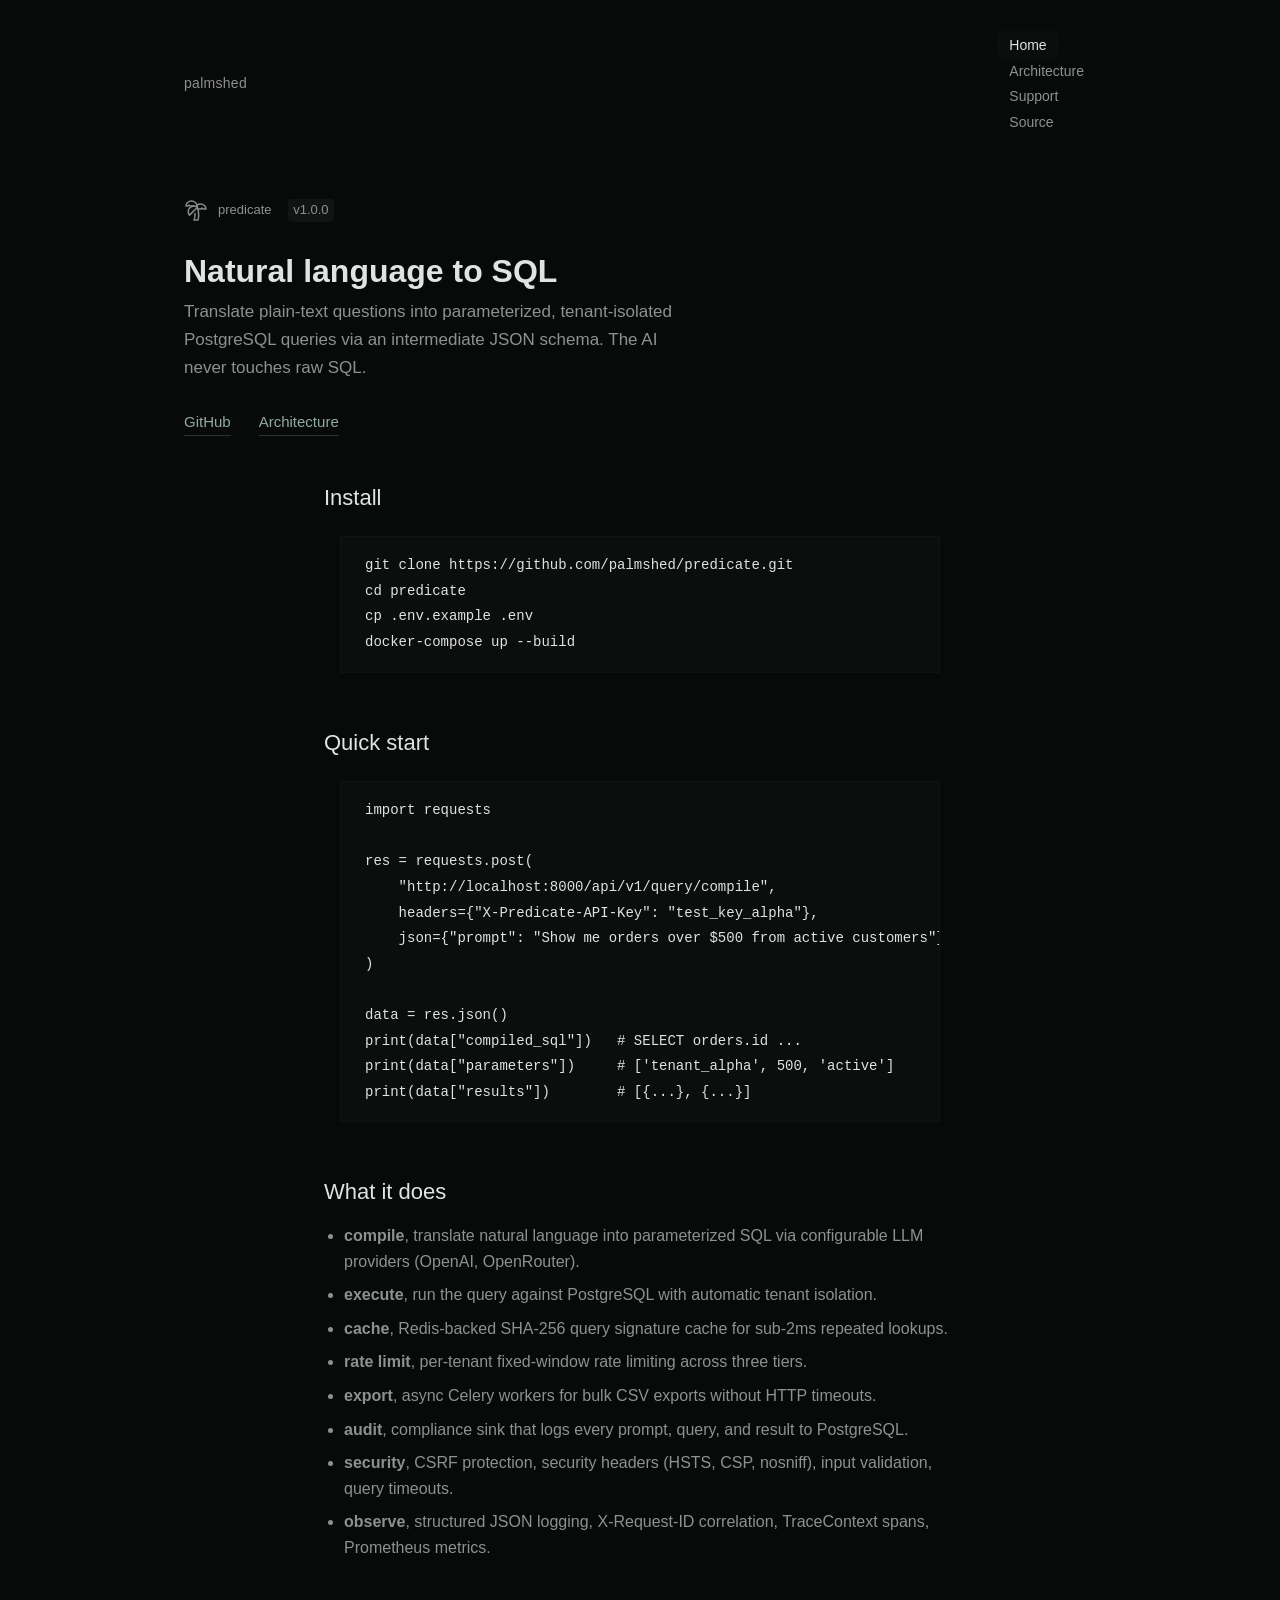
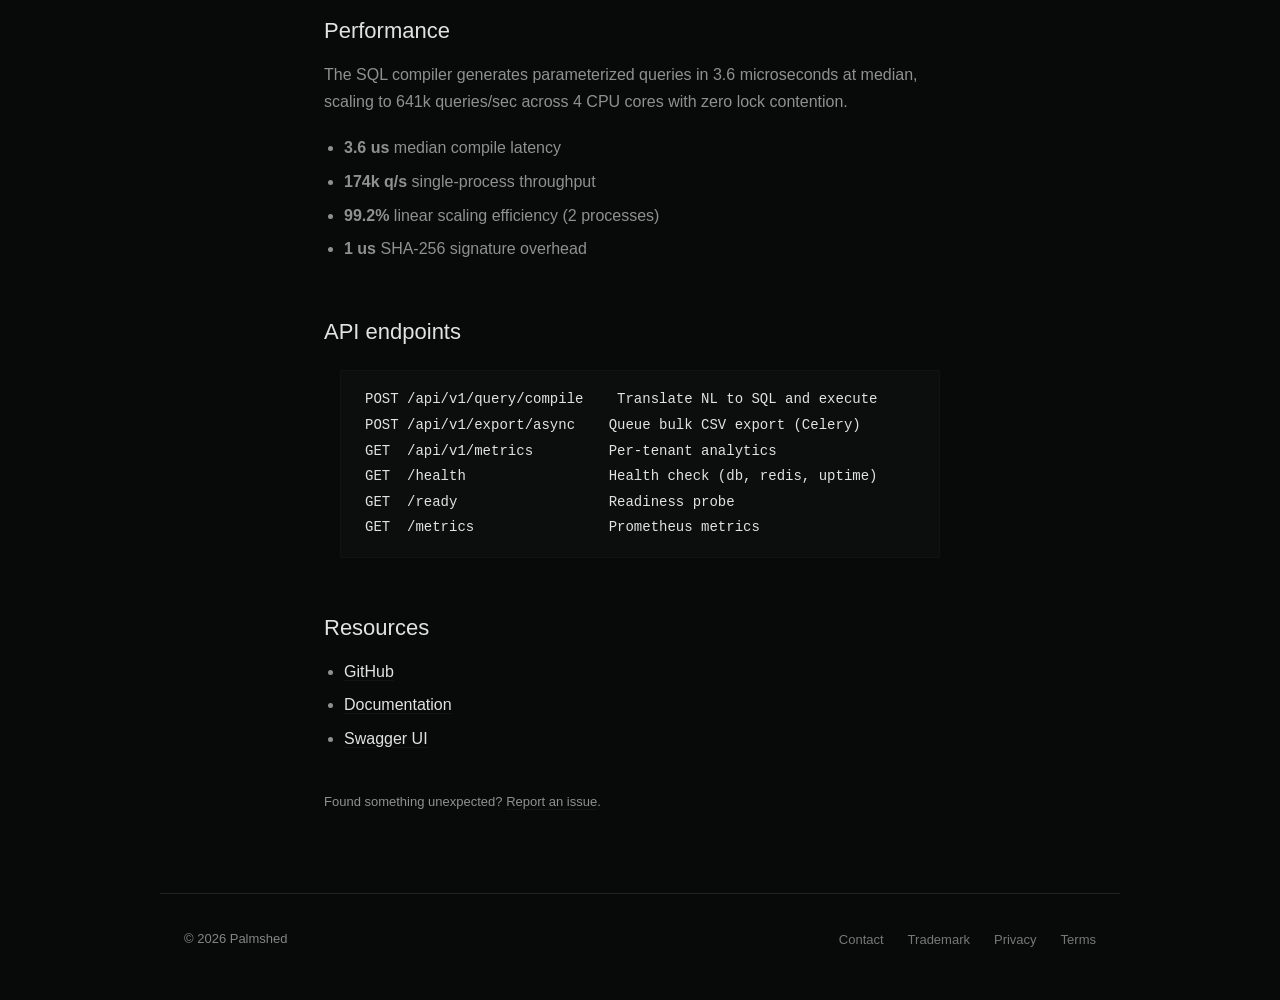
<file: .github/website/index.html>
<!doctype html>
<html lang="en">
  <head>
    <meta charset="utf-8" />
    <meta name="viewport" content="width=device-width, initial-scale=1" />
    <title>predicate</title>
    <meta name="description" content="predicate ~ natural language to SQL compilation platform." />
    <link rel="stylesheet" href="./styles.css" />
    <link rel="icon" type="image/svg+xml" href="./favicon.svg" />
  </head>
  <body>
    <nav>
      <span class="nav-mark">palmshed</span>
      <ul class="nav-links" id="nav">
        <li><a href="./index.html" class="active">Home</a></li>
        <li><a href="./app.html">Architecture</a></li>
        <li><a href="./support.html">Support</a></li>
        <li><a href="https://github.com/palmshed/predicate">Source</a></li>
      </ul>
      <button class="mobile-menu-toggle" aria-label="Menu" aria-expanded="false">Menu</button>
    </nav>

    <div class="hero">
      <div class="hero-content">
        <div class="hero-mark">
          <svg viewBox="0 0 24 24" fill="none" stroke="currentColor" stroke-width="1.5" stroke-linecap="round" stroke-linejoin="round" aria-hidden="true">
            <path d="M13 8c0-2.76-2.46-5-5.5-5S2 5.24 2 8h2l1-1 1 1h4"/>
            <path d="M13 7.14A5.82 5.82 0 0 1 16.5 6c3.04 0 5.5 2.24 5.5 5h-3l-1-1-1 1h-3"/>
            <path d="M5.89 9.71c-2.15 2.15-2.3 5.47-.35 7.43l4.24-4.25.7-.7.71-.71 2.12-2.12c-1.95-1.96-5.27-1.8-7.42.35"/>
            <path d="M11 15.5c.5 2.5-.17 4.5-1 6.5h4c2-5.5-.5-12-1-14"/>
          </svg>
          <span>predicate</span>
          <span class="version-badge">v1.0.0</span>
        </div>
        <h1>Natural language to SQL</h1>
        <p>Translate plain-text questions into parameterized, tenant-isolated PostgreSQL queries via an intermediate JSON schema. The AI never touches raw SQL.</p>
        <div class="hero-actions">
          <a href="https://github.com/palmshed/predicate">GitHub</a>
          <a href="./app.html">Architecture</a>
        </div>
      </div>
    </div>

    <div class="page">
      <section>
        <h2>Install</h2>
        <pre><code>git clone https://github.com/palmshed/predicate.git
cd predicate
cp .env.example .env
docker-compose up --build</code></pre>
      </section>

      <section>
        <h2>Quick start</h2>
        <pre><code>import requests

res = requests.post(
    "http://localhost:8000/api/v1/query/compile",
    headers={"X-Predicate-API-Key": "test_key_alpha"},
    json={"prompt": "Show me orders over $500 from active customers"}
)

data = res.json()
print(data["compiled_sql"])   # SELECT orders.id ...
print(data["parameters"])     # ['tenant_alpha', 500, 'active']
print(data["results"])        # [{...}, {...}]</code></pre>
      </section>

      <section>
        <h2>What it does</h2>
        <ul>
          <li><strong>compile</strong>, translate natural language into parameterized SQL via configurable LLM providers (OpenAI, OpenRouter).</li>
          <li><strong>execute</strong>, run the query against PostgreSQL with automatic tenant isolation.</li>
          <li><strong>cache</strong>, Redis-backed SHA-256 query signature cache for sub-2ms repeated lookups.</li>
          <li><strong>rate limit</strong>, per-tenant fixed-window rate limiting across three tiers.</li>
          <li><strong>export</strong>, async Celery workers for bulk CSV exports without HTTP timeouts.</li>
          <li><strong>audit</strong>, compliance sink that logs every prompt, query, and result to PostgreSQL.</li>
          <li><strong>security</strong>, CSRF protection, security headers (HSTS, CSP, nosniff), input validation, query timeouts.</li>
          <li><strong>observe</strong>, structured JSON logging, X-Request-ID correlation, TraceContext spans, Prometheus metrics.</li>
        </ul>
      </section>

      <section>
        <h2>Performance</h2>
        <p>The SQL compiler generates parameterized queries in 3.6 microseconds at median, scaling to 641k queries/sec across 4 CPU cores with zero lock contention.</p>
        <ul>
          <li><strong>3.6 us</strong> median compile latency</li>
          <li><strong>174k q/s</strong> single-process throughput</li>
          <li><strong>99.2%</strong> linear scaling efficiency (2 processes)</li>
          <li><strong>1 us</strong> SHA-256 signature overhead</li>
        </ul>
      </section>

      <section>
        <h2>API endpoints</h2>
        <pre><code>POST /api/v1/query/compile    Translate NL to SQL and execute
POST /api/v1/export/async    Queue bulk CSV export (Celery)
GET  /api/v1/metrics         Per-tenant analytics
GET  /health                 Health check (db, redis, uptime)
GET  /ready                  Readiness probe
GET  /metrics                Prometheus metrics</code></pre>
      </section>

      <section>
        <h2>Resources</h2>
        <ul>
          <li><a href="https://github.com/palmshed/predicate">GitHub</a></li>
          <li><a href="https://github.com/palmshed/predicate/blob/main/README.md">Documentation</a></li>
          <li><a href="http://localhost:8000/docs">Swagger UI</a></li>
        </ul>
        <p class="feedback">Found something unexpected? <a href="https://github.com/palmshed/predicate/issues">Report an issue</a>.</p>
      </section>
    </div>

    <footer>
      <p>&copy; 2026 Palmshed</p>
      <ul class="footer-links">
        <li><a href="./contact.html">Contact</a></li>
        <li><a href="./trademark.html">Trademark</a></li>
        <li><a href="./privacy.html">Privacy</a></li>
        <li><a href="./terms.html">Terms</a></li>
      </ul>
    </footer>

    <script>
      (function() {
        var toggle = document.querySelector('.mobile-menu-toggle');
        var nav = document.getElementById('nav');
        if (!toggle || !nav) return;
        function sync() { toggle.setAttribute('aria-expanded', nav.classList.contains('active')); }
        toggle.addEventListener('click', function(e) {
          e.stopPropagation();
          nav.classList.toggle('active');
          sync();
        });
        document.addEventListener('click', function(e) {
          if (nav.classList.contains('active') && !nav.contains(e.target) && e.target !== toggle) {
            nav.classList.remove('active');
            sync();
          }
        });
        document.addEventListener('keydown', function(e) {
          if (e.key === 'Escape' && nav.classList.contains('active')) {
            nav.classList.remove('active');
            sync();
            toggle.focus();
          }
        });
      })();
    </script>
  </body>
</html>
</file>
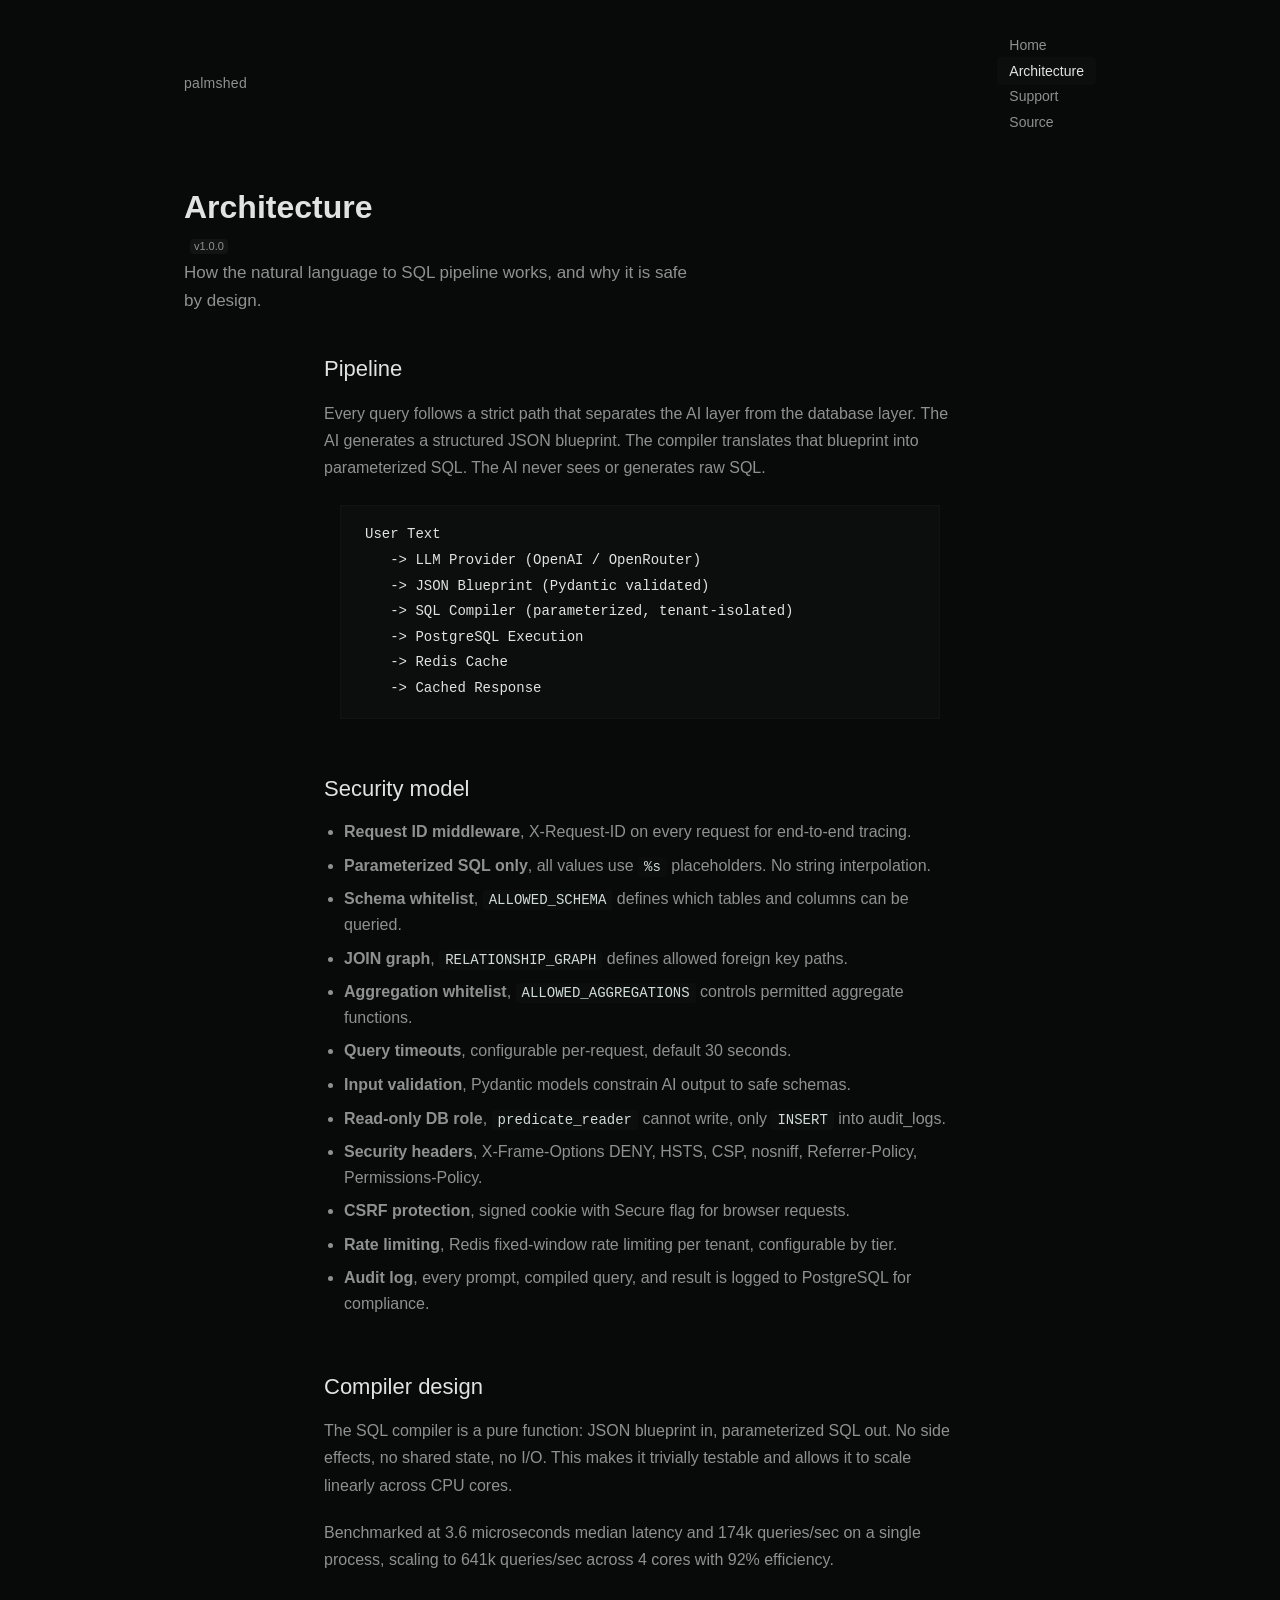
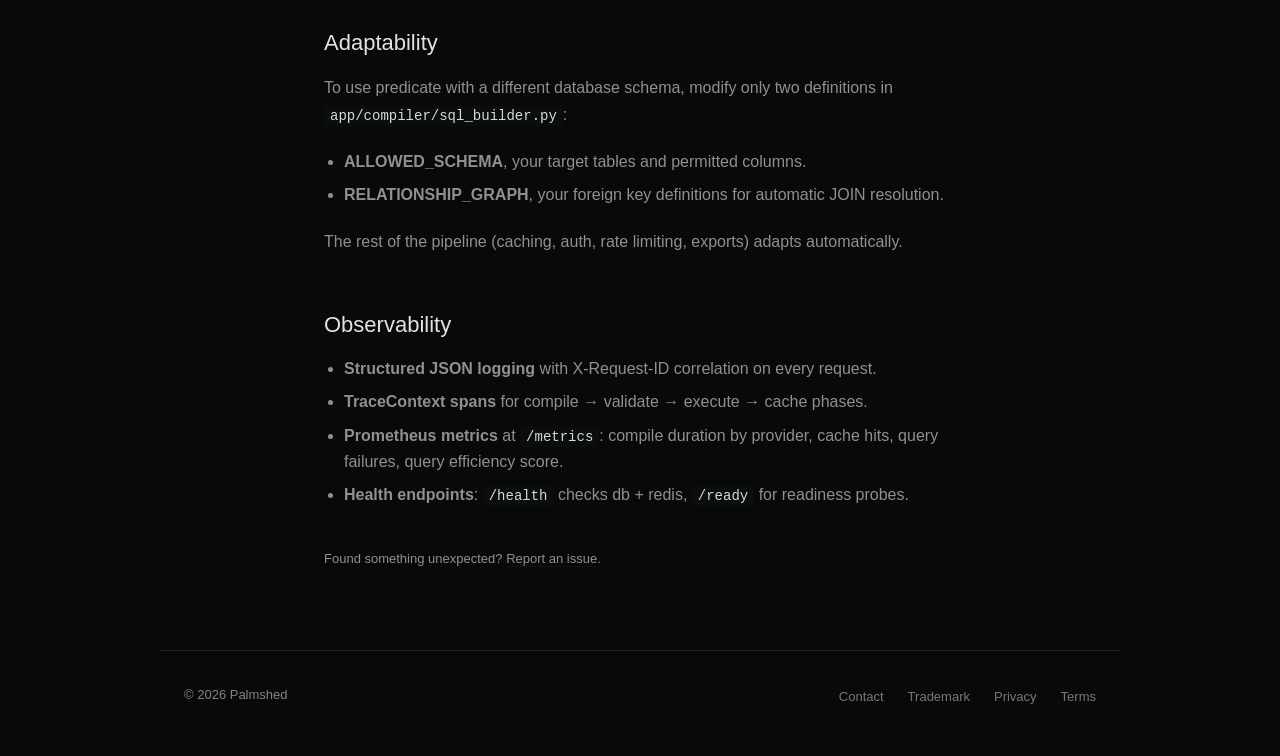
<file: .github/website/app.html>
<!doctype html>
<html lang="en">
  <head>
    <meta charset="utf-8" />
    <meta name="viewport" content="width=device-width, initial-scale=1" />
    <title>Architecture ~ predicate v1.0.0</title>
    <meta name="description" content="The architecture and design decisions behind predicate." />
    <link rel="stylesheet" href="./styles.css" />
    <link rel="icon" type="image/svg+xml" href="./favicon.svg" />
  </head>
  <body>
    <nav>
      <span class="nav-mark">palmshed</span>
      <ul class="nav-links" id="nav">
        <li><a href="./index.html">Home</a></li>
        <li><a href="./app.html" class="active">Architecture</a></li>
        <li><a href="./support.html">Support</a></li>
        <li><a href="https://github.com/palmshed/predicate">Source</a></li>
      </ul>
      <button class="mobile-menu-toggle" aria-label="Menu" aria-expanded="false">Menu</button>
    </nav>

    <div class="hero hero-short">
      <div class="hero-content">
        <h1>Architecture</h1>
        <span class="version-badge">v1.0.0</span>
        <p>How the natural language to SQL pipeline works, and why it is safe by design.</p>
      </div>
    </div>

    <div class="page">
      <section>
        <h2>Pipeline</h2>
        <p>Every query follows a strict path that separates the AI layer from the database layer. The AI generates a structured JSON blueprint. The compiler translates that blueprint into parameterized SQL. The AI never sees or generates raw SQL.</p>
        <pre><code>User Text
   -> LLM Provider (OpenAI / OpenRouter)
   -> JSON Blueprint (Pydantic validated)
   -> SQL Compiler (parameterized, tenant-isolated)
   -> PostgreSQL Execution
   -> Redis Cache
   -> Cached Response</code></pre>
      </section>

      <section>
        <h2>Security model</h2>
        <ul>
          <li><strong>Request ID middleware</strong>, X-Request-ID on every request for end-to-end tracing.</li>
          <li><strong>Parameterized SQL only</strong>, all values use <code>%s</code> placeholders. No string interpolation.</li>
          <li><strong>Schema whitelist</strong>, <code>ALLOWED_SCHEMA</code> defines which tables and columns can be queried.</li>
          <li><strong>JOIN graph</strong>, <code>RELATIONSHIP_GRAPH</code> defines allowed foreign key paths.</li>
          <li><strong>Aggregation whitelist</strong>, <code>ALLOWED_AGGREGATIONS</code> controls permitted aggregate functions.</li>
          <li><strong>Query timeouts</strong>, configurable per-request, default 30 seconds.</li>
          <li><strong>Input validation</strong>, Pydantic models constrain AI output to safe schemas.</li>
          <li><strong>Read-only DB role</strong>, <code>predicate_reader</code> cannot write, only <code>INSERT</code> into audit_logs.</li>
          <li><strong>Security headers</strong>, X-Frame-Options DENY, HSTS, CSP, nosniff, Referrer-Policy, Permissions-Policy.</li>
          <li><strong>CSRF protection</strong>, signed cookie with Secure flag for browser requests.</li>
          <li><strong>Rate limiting</strong>, Redis fixed-window rate limiting per tenant, configurable by tier.</li>
          <li><strong>Audit log</strong>, every prompt, compiled query, and result is logged to PostgreSQL for compliance.</li>
        </ul>
      </section>

      <section>
        <h2>Compiler design</h2>
        <p>The SQL compiler is a pure function: JSON blueprint in, parameterized SQL out. No side effects, no shared state, no I/O. This makes it trivially testable and allows it to scale linearly across CPU cores.</p>
        <p>Benchmarked at 3.6 microseconds median latency and 174k queries/sec on a single process, scaling to 641k queries/sec across 4 cores with 92% efficiency.</p>
      </section>

      <section>
        <h2>Adaptability</h2>
        <p>To use predicate with a different database schema, modify only two definitions in <code>app/compiler/sql_builder.py</code>:</p>
        <ul>
          <li><strong>ALLOWED_SCHEMA</strong>, your target tables and permitted columns.</li>
          <li><strong>RELATIONSHIP_GRAPH</strong>, your foreign key definitions for automatic JOIN resolution.</li>
        </ul>
        <p>The rest of the pipeline (caching, auth, rate limiting, exports) adapts automatically.</p>
      </section>
      <section>
        <h2>Observability</h2>
        <ul>
          <li><strong>Structured JSON logging</strong> with X-Request-ID correlation on every request.</li>
          <li><strong>TraceContext spans</strong> for compile → validate → execute → cache phases.</li>
          <li><strong>Prometheus metrics</strong> at <code>/metrics</code>: compile duration by provider, cache hits, query failures, query efficiency score.</li>
          <li><strong>Health endpoints</strong>: <code>/health</code> checks db + redis, <code>/ready</code> for readiness probes.</li>
        </ul>
      </section>
      <p class="feedback">Found something unexpected? <a href="https://github.com/palmshed/predicate/issues">Report an issue</a>.</p>
    </div>

    <footer>
      <p>&copy; 2026 Palmshed</p>
      <ul class="footer-links">
        <li><a href="./contact.html">Contact</a></li>
        <li><a href="./trademark.html">Trademark</a></li>
        <li><a href="./privacy.html">Privacy</a></li>
        <li><a href="./terms.html">Terms</a></li>
      </ul>
    </footer>

    <script>
      (function() {
        var toggle = document.querySelector('.mobile-menu-toggle');
        var nav = document.getElementById('nav');
        if (!toggle || !nav) return;
        function sync() { toggle.setAttribute('aria-expanded', nav.classList.contains('active')); }
        toggle.addEventListener('click', function(e) {
          e.stopPropagation();
          nav.classList.toggle('active');
          sync();
        });
        document.addEventListener('click', function(e) {
          if (nav.classList.contains('active') && !nav.contains(e.target) && e.target !== toggle) {
            nav.classList.remove('active');
            sync();
          }
        });
        document.addEventListener('keydown', function(e) {
          if (e.key === 'Escape' && nav.classList.contains('active')) {
            nav.classList.remove('active');
            sync();
            toggle.focus();
          }
        });
      })();
    </script>
  </body>
</html>
</file>
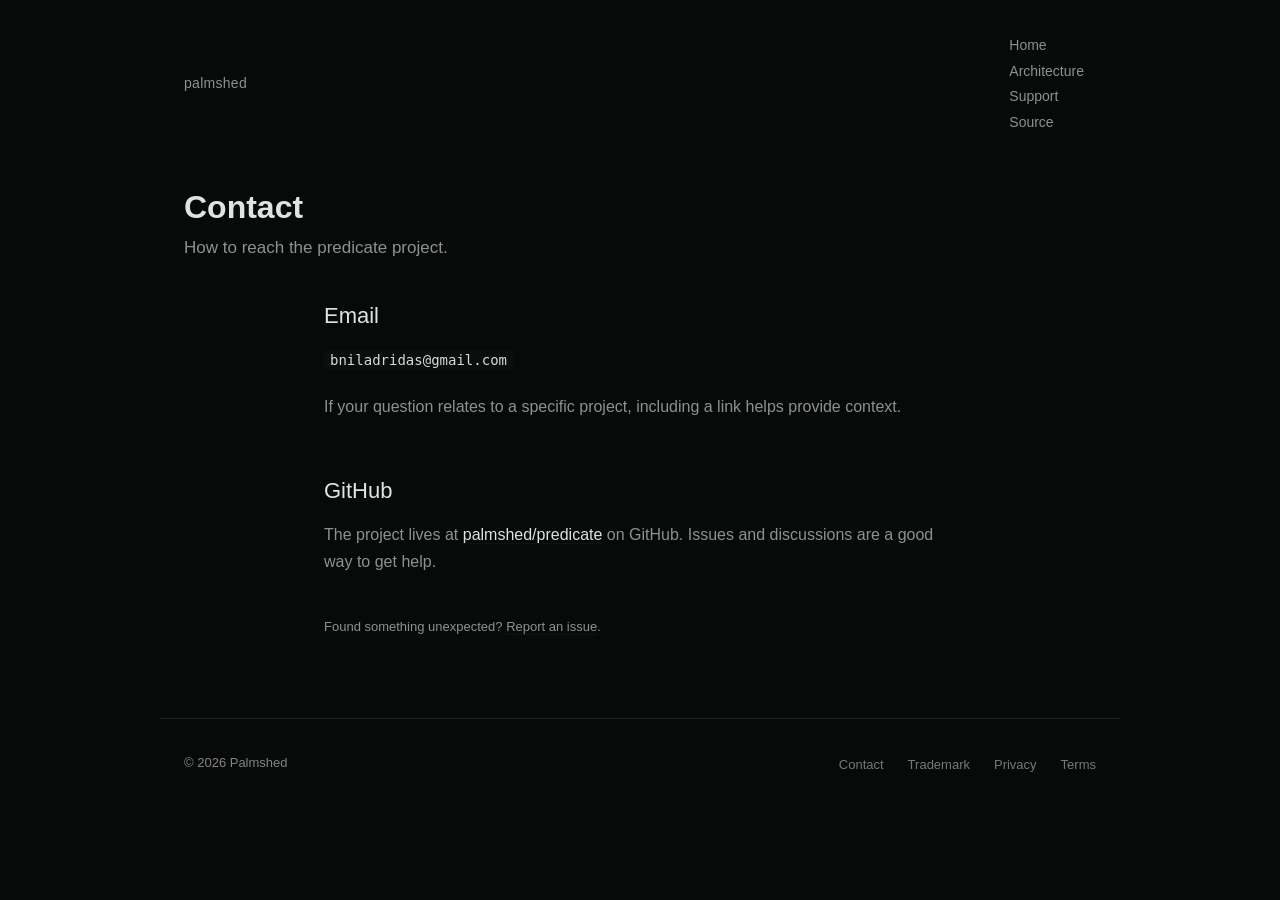
<file: .github/website/contact.html>
<!doctype html>
<html lang="en">
  <head>
    <meta charset="utf-8" />
    <meta name="viewport" content="width=device-width, initial-scale=1" />
    <title>Contact ~ predicate</title>
    <meta name="description" content="Contact information for the predicate project." />
    <link rel="stylesheet" href="./styles.css" />
    <link rel="icon" type="image/svg+xml" href="./favicon.svg" />
  </head>
  <body>
    <nav>
      <span class="nav-mark">palmshed</span>
      <ul class="nav-links" id="nav">
        <li><a href="./index.html">Home</a></li>
        <li><a href="./app.html">Architecture</a></li>
        <li><a href="./support.html">Support</a></li>
        <li><a href="https://github.com/palmshed/predicate">Source</a></li>
      </ul>
      <button class="mobile-menu-toggle" aria-label="Menu" aria-expanded="false">Menu</button>
    </nav>

    <div class="hero hero-short">
      <div class="hero-content">
        <h1>Contact</h1>
        <p>How to reach the predicate project.</p>
      </div>
    </div>

    <div class="page">
      <section>
        <h2>Email</h2>
        <p><code>bniladridas@gmail.com</code></p>
        <p>If your question relates to a specific project, including a link helps provide context.</p>
      </section>

      <section>
        <h2>GitHub</h2>
        <p>The project lives at <a href="https://github.com/palmshed/predicate">palmshed/predicate</a> on GitHub. Issues and discussions are a good way to get help.</p>
      </section>
      <p class="feedback">Found something unexpected? <a href="https://github.com/palmshed/predicate/issues">Report an issue</a>.</p>
    </div>

    <footer>
      <p>&copy; 2026 Palmshed</p>
      <ul class="footer-links">
        <li><a href="./contact.html">Contact</a></li>
        <li><a href="./trademark.html">Trademark</a></li>
        <li><a href="./privacy.html">Privacy</a></li>
        <li><a href="./terms.html">Terms</a></li>
      </ul>
    </footer>

    <script>
      (function() {
        var toggle = document.querySelector('.mobile-menu-toggle');
        var nav = document.getElementById('nav');
        if (!toggle || !nav) return;
        function sync() { toggle.setAttribute('aria-expanded', nav.classList.contains('active')); }
        toggle.addEventListener('click', function(e) {
          e.stopPropagation();
          nav.classList.toggle('active');
          sync();
        });
        document.addEventListener('click', function(e) {
          if (nav.classList.contains('active') && !nav.contains(e.target) && e.target !== toggle) {
            nav.classList.remove('active');
            sync();
          }
        });
        document.addEventListener('keydown', function(e) {
          if (e.key === 'Escape' && nav.classList.contains('active')) {
            nav.classList.remove('active');
            sync();
            toggle.focus();
          }
        });
      })();
    </script>
  </body>
</html>
</file>
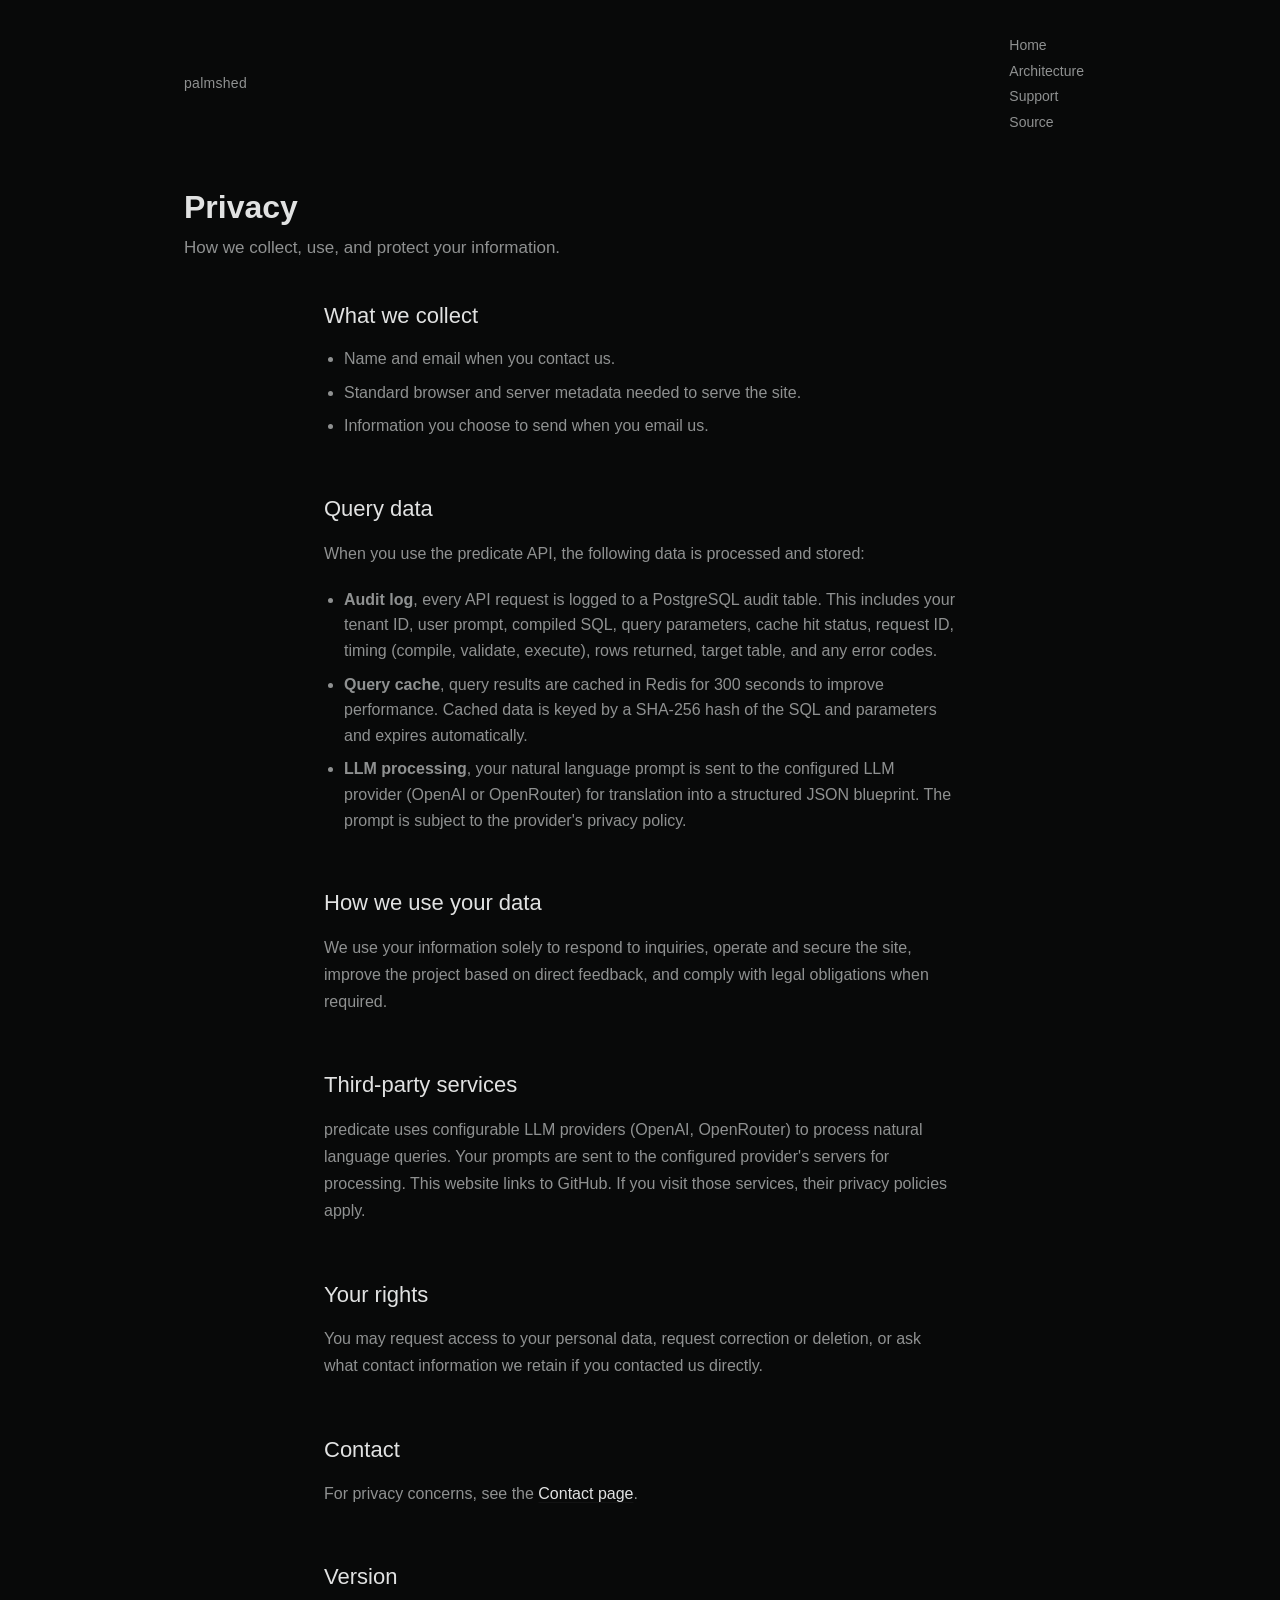
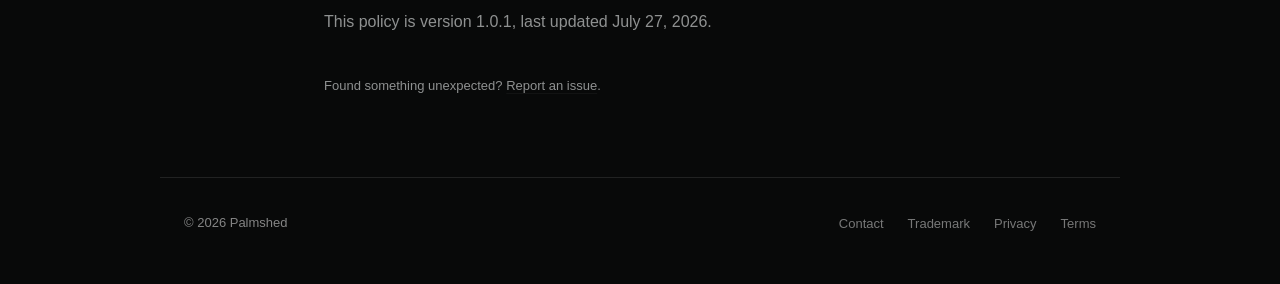
<file: .github/website/privacy.html>
<!doctype html>
<html lang="en">
  <head>
    <meta charset="utf-8" />
    <meta name="viewport" content="width=device-width, initial-scale=1" />
    <title>Privacy ~ predicate</title>
    <meta name="description" content="Privacy notice for the predicate project." />
    <link rel="stylesheet" href="./styles.css" />
    <link rel="icon" type="image/svg+xml" href="./favicon.svg" />
  </head>
  <body>
    <nav>
      <span class="nav-mark">palmshed</span>
      <ul class="nav-links" id="nav">
        <li><a href="./index.html">Home</a></li>
        <li><a href="./app.html">Architecture</a></li>
        <li><a href="./support.html">Support</a></li>
        <li><a href="https://github.com/palmshed/predicate">Source</a></li>
      </ul>
      <button class="mobile-menu-toggle" aria-label="Menu" aria-expanded="false">Menu</button>
    </nav>

    <div class="hero hero-short">
      <div class="hero-content">
        <h1>Privacy</h1>
        <p>How we collect, use, and protect your information.</p>
      </div>
    </div>

    <div class="page">
      <section>
        <h2>What we collect</h2>
        <ul>
          <li>Name and email when you contact us.</li>
          <li>Standard browser and server metadata needed to serve the site.</li>
          <li>Information you choose to send when you email us.</li>
        </ul>
      </section>

      <section>
        <h2>Query data</h2>
        <p>When you use the predicate API, the following data is processed and stored:</p>
        <ul>
          <li><strong>Audit log</strong>, every API request is logged to a PostgreSQL audit table. This includes your tenant ID, user prompt, compiled SQL, query parameters, cache hit status, request ID, timing (compile, validate, execute), rows returned, target table, and any error codes.</li>
          <li><strong>Query cache</strong>, query results are cached in Redis for 300 seconds to improve performance. Cached data is keyed by a SHA-256 hash of the SQL and parameters and expires automatically.</li>
          <li><strong>LLM processing</strong>, your natural language prompt is sent to the configured LLM provider (OpenAI or OpenRouter) for translation into a structured JSON blueprint. The prompt is subject to the provider's privacy policy.</li>
        </ul>
      </section>

      <section>
        <h2>How we use your data</h2>
        <p>We use your information solely to respond to inquiries, operate and secure the site, improve the project based on direct feedback, and comply with legal obligations when required.</p>
      </section>

      <section>
        <h2>Third-party services</h2>
        <p>predicate uses configurable LLM providers (OpenAI, OpenRouter) to process natural language queries. Your prompts are sent to the configured provider's servers for processing. This website links to GitHub. If you visit those services, their privacy policies apply.</p>
      </section>

      <section>
        <h2>Your rights</h2>
        <p>You may request access to your personal data, request correction or deletion, or ask what contact information we retain if you contacted us directly.</p>
      </section>

      <section>
        <h2>Contact</h2>
        <p>For privacy concerns, see the <a href="./contact.html">Contact page</a>.</p>
      </section>

      <section>
        <h2>Version</h2>
        <p>This policy is version 1.0.1, last updated July 27, 2026.</p>
      </section>
      <p class="feedback">Found something unexpected? <a href="https://github.com/palmshed/predicate/issues">Report an issue</a>.</p>
    </div>

    <footer>
      <p>&copy; 2026 Palmshed</p>
      <ul class="footer-links">
        <li><a href="./contact.html">Contact</a></li>
        <li><a href="./trademark.html">Trademark</a></li>
        <li><a href="./privacy.html">Privacy</a></li>
        <li><a href="./terms.html">Terms</a></li>
      </ul>
    </footer>

    <script>
      (function() {
        var toggle = document.querySelector('.mobile-menu-toggle');
        var nav = document.getElementById('nav');
        if (!toggle || !nav) return;
        function sync() { toggle.setAttribute('aria-expanded', nav.classList.contains('active')); }
        toggle.addEventListener('click', function(e) {
          e.stopPropagation();
          nav.classList.toggle('active');
          sync();
        });
        document.addEventListener('click', function(e) {
          if (nav.classList.contains('active') && !nav.contains(e.target) && e.target !== toggle) {
            nav.classList.remove('active');
            sync();
          }
        });
        document.addEventListener('keydown', function(e) {
          if (e.key === 'Escape' && nav.classList.contains('active')) {
            nav.classList.remove('active');
            sync();
            toggle.focus();
          }
        });
      })();
    </script>
  </body>
</html>
</file>
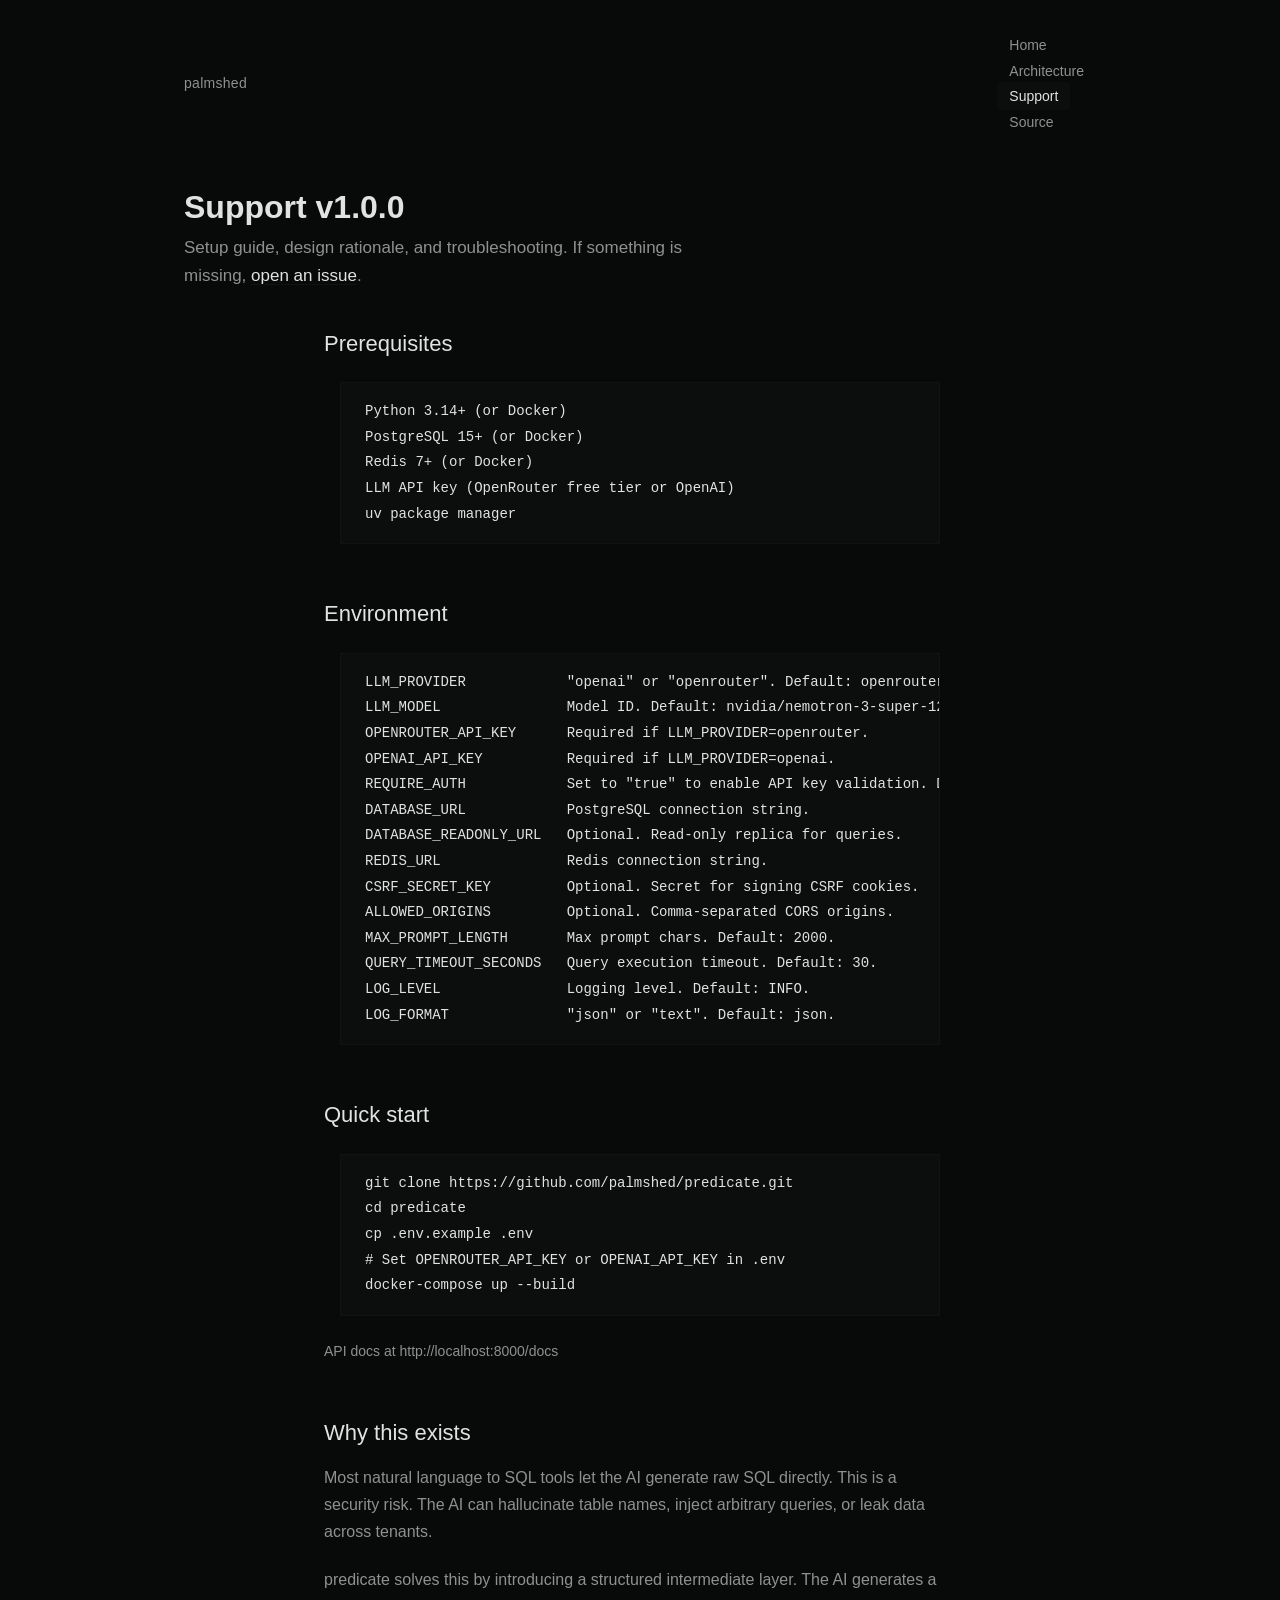
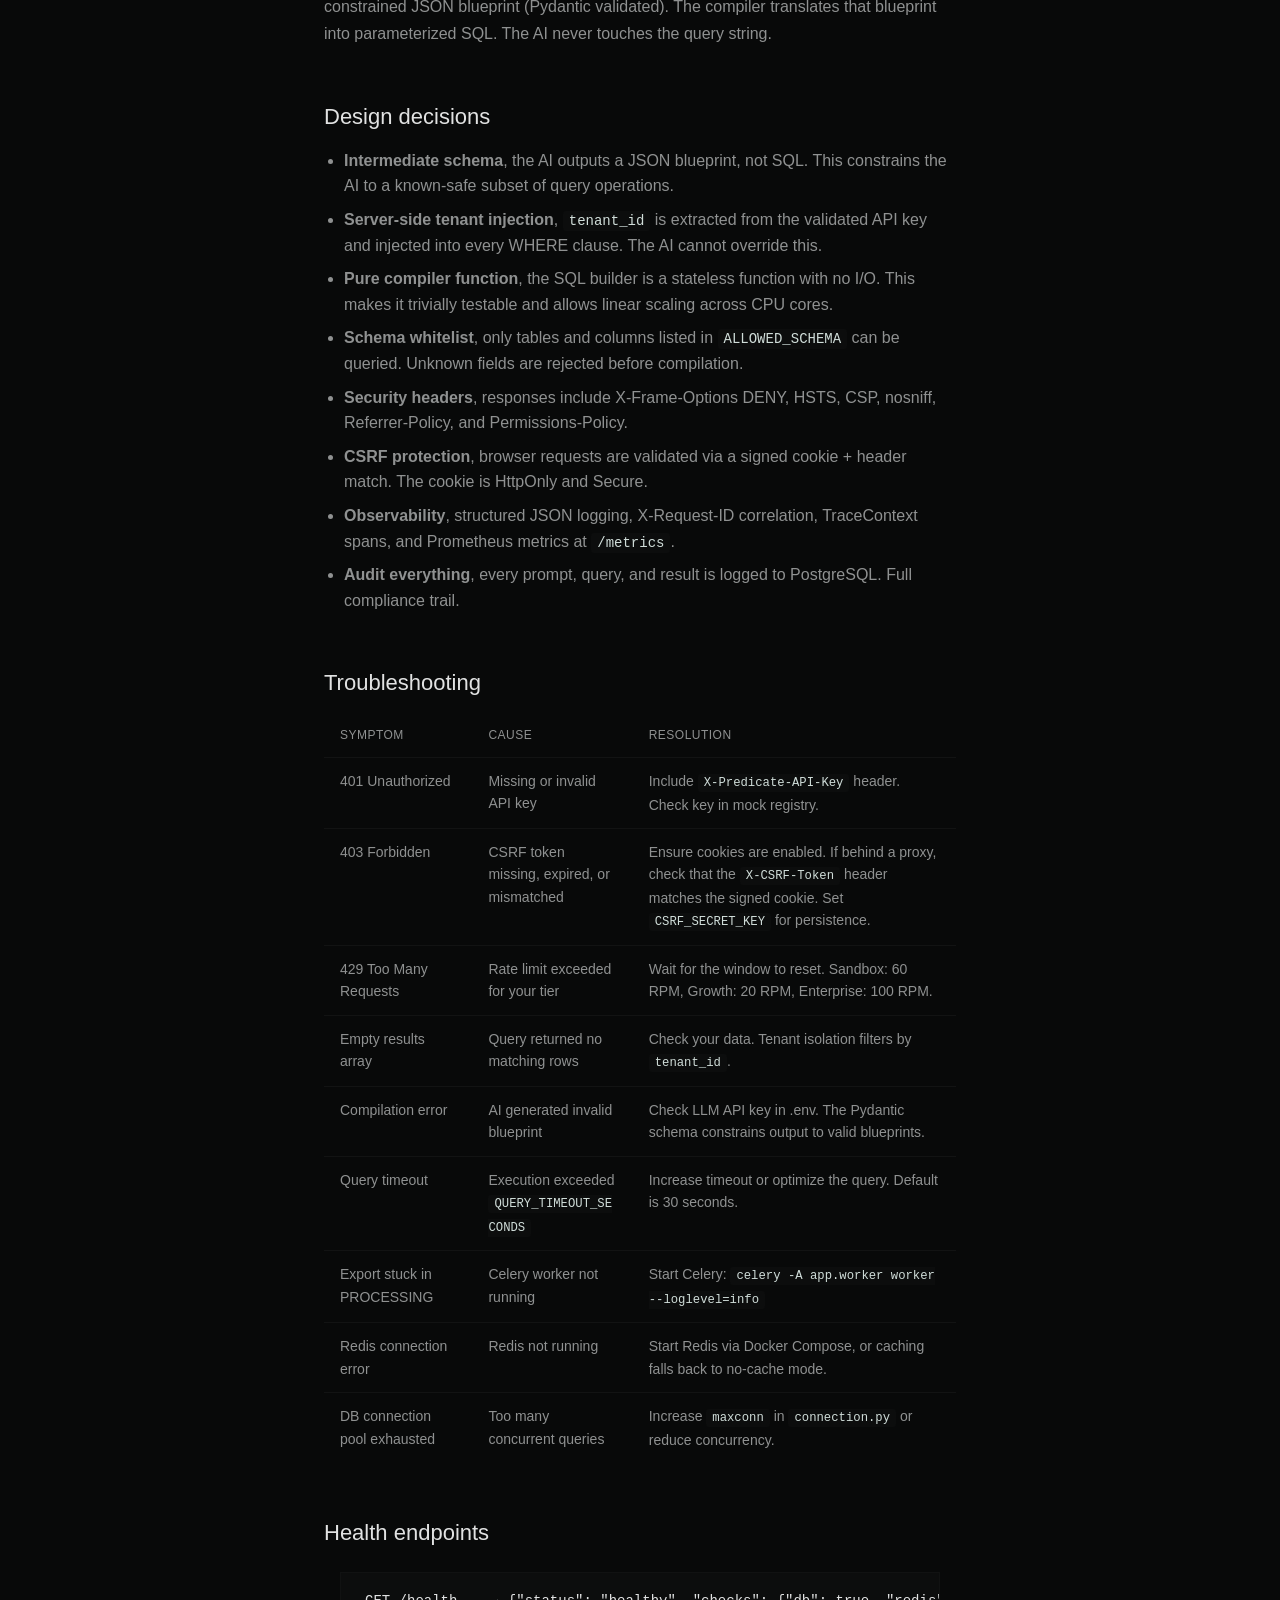
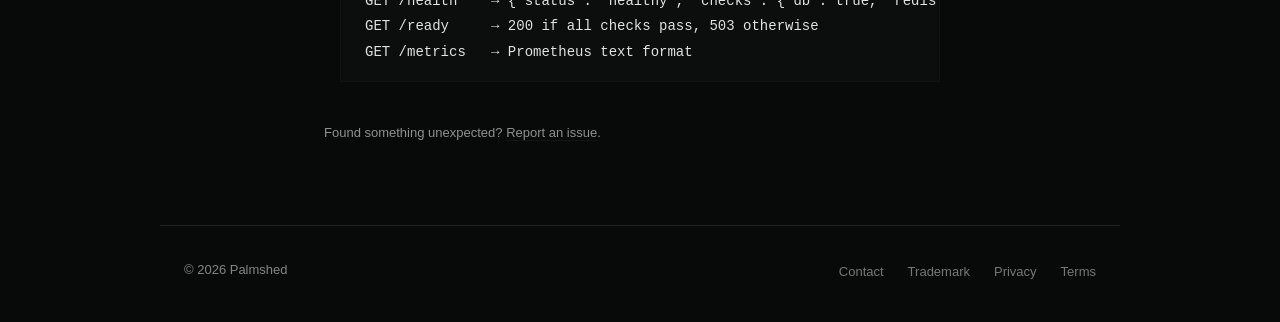
<file: .github/website/support.html>
<!doctype html>
<html lang="en">
  <head>
    <meta charset="utf-8" />
    <meta name="viewport" content="width=device-width, initial-scale=1" />
    <title>Support ~ predicate</title>
    <meta name="description" content="Setup, troubleshooting, and design decisions for predicate." />
    <link rel="stylesheet" href="./styles.css" />
    <link rel="icon" type="image/svg+xml" href="./favicon.svg" />
  </head>
  <body>
    <nav>
      <span class="nav-mark">palmshed</span>
      <ul class="nav-links" id="nav">
        <li><a href="./index.html">Home</a></li>
        <li><a href="./app.html">Architecture</a></li>
        <li><a href="./support.html" class="active">Support</a></li>
        <li><a href="https://github.com/palmshed/predicate">Source</a></li>
      </ul>
      <button class="mobile-menu-toggle" aria-label="Menu" aria-expanded="false">Menu</button>
    </nav>

    <div class="hero hero-short">
      <div class="hero-content">
        <h1>Support v1.0.0</h1>
        <p>Setup guide, design rationale, and troubleshooting. If something is missing, <a href="https://github.com/palmshed/predicate/issues">open an issue</a>.</p>
      </div>
    </div>

    <div class="page">
      <section>
        <h2>Prerequisites</h2>
        <pre><code>Python 3.14+ (or Docker)
PostgreSQL 15+ (or Docker)
Redis 7+ (or Docker)
LLM API key (OpenRouter free tier or OpenAI)
uv package manager</code></pre>
      </section>

      <section>
        <h2>Environment</h2>
        <pre><code>LLM_PROVIDER            "openai" or "openrouter". Default: openrouter.
LLM_MODEL               Model ID. Default: nvidia/nemotron-3-super-120b-a12b:free.
OPENROUTER_API_KEY      Required if LLM_PROVIDER=openrouter.
OPENAI_API_KEY          Required if LLM_PROVIDER=openai.
REQUIRE_AUTH            Set to "true" to enable API key validation. Default: false.
DATABASE_URL            PostgreSQL connection string.
DATABASE_READONLY_URL   Optional. Read-only replica for queries.
REDIS_URL               Redis connection string.
CSRF_SECRET_KEY         Optional. Secret for signing CSRF cookies.
ALLOWED_ORIGINS         Optional. Comma-separated CORS origins.
MAX_PROMPT_LENGTH       Max prompt chars. Default: 2000.
QUERY_TIMEOUT_SECONDS   Query execution timeout. Default: 30.
LOG_LEVEL               Logging level. Default: INFO.
LOG_FORMAT              "json" or "text". Default: json.</code></pre>
      </section>

      <section>
        <h2>Quick start</h2>
        <pre><code>git clone https://github.com/palmshed/predicate.git
cd predicate
cp .env.example .env
# Set OPENROUTER_API_KEY or OPENAI_API_KEY in .env
docker-compose up --build</code></pre>
        <p class="subtext">API docs at http://localhost:8000/docs</p>
      </section>

      <section>
        <h2>Why this exists</h2>
        <p>Most natural language to SQL tools let the AI generate raw SQL directly. This is a security risk. The AI can hallucinate table names, inject arbitrary queries, or leak data across tenants.</p>
        <p>predicate solves this by introducing a structured intermediate layer. The AI generates a constrained JSON blueprint (Pydantic validated). The compiler translates that blueprint into parameterized SQL. The AI never touches the query string.</p>
      </section>

      <section>
        <h2>Design decisions</h2>
        <ul>
          <li><strong>Intermediate schema</strong>, the AI outputs a JSON blueprint, not SQL. This constrains the AI to a known-safe subset of query operations.</li>
          <li><strong>Server-side tenant injection</strong>, <code>tenant_id</code> is extracted from the validated API key and injected into every WHERE clause. The AI cannot override this.</li>
          <li><strong>Pure compiler function</strong>, the SQL builder is a stateless function with no I/O. This makes it trivially testable and allows linear scaling across CPU cores.</li>
          <li><strong>Schema whitelist</strong>, only tables and columns listed in <code>ALLOWED_SCHEMA</code> can be queried. Unknown fields are rejected before compilation.</li>
          <li><strong>Security headers</strong>, responses include X-Frame-Options DENY, HSTS, CSP, nosniff, Referrer-Policy, and Permissions-Policy.</li>
          <li><strong>CSRF protection</strong>, browser requests are validated via a signed cookie + header match. The cookie is HttpOnly and Secure.</li>
          <li><strong>Observability</strong>, structured JSON logging, X-Request-ID correlation, TraceContext spans, and Prometheus metrics at <code>/metrics</code>.</li>
          <li><strong>Audit everything</strong>, every prompt, query, and result is logged to PostgreSQL. Full compliance trail.</li>
        </ul>
      </section>

      <section>
        <h2>Troubleshooting</h2>
        <table class="table">
          <thead>
            <tr>
              <th>Symptom</th>
              <th>Cause</th>
              <th>Resolution</th>
            </tr>
          </thead>
          <tbody>
            <tr>
              <td data-label="Symptom">401 Unauthorized</td>
              <td data-label="Cause">Missing or invalid API key</td>
              <td data-label="Resolution">Include <code>X-Predicate-API-Key</code> header. Check key in mock registry.</td>
            </tr>
            <tr>
              <td data-label="Symptom">403 Forbidden</td>
              <td data-label="Cause">CSRF token missing, expired, or mismatched</td>
              <td data-label="Resolution">Ensure cookies are enabled. If behind a proxy, check that the <code>X-CSRF-Token</code> header matches the signed cookie. Set <code>CSRF_SECRET_KEY</code> for persistence.</td>
            </tr>
            <tr>
              <td data-label="Symptom">429 Too Many Requests</td>
              <td data-label="Cause">Rate limit exceeded for your tier</td>
              <td data-label="Resolution">Wait for the window to reset. Sandbox: 60 RPM, Growth: 20 RPM, Enterprise: 100 RPM.</td>
            </tr>
            <tr>
              <td data-label="Symptom">Empty results array</td>
              <td data-label="Cause">Query returned no matching rows</td>
              <td data-label="Resolution">Check your data. Tenant isolation filters by <code>tenant_id</code>.</td>
            </tr>
            <tr>
              <td data-label="Symptom">Compilation error</td>
              <td data-label="Cause">AI generated invalid blueprint</td>
              <td data-label="Resolution">Check LLM API key in .env. The Pydantic schema constrains output to valid blueprints.</td>
            </tr>
            <tr>
              <td data-label="Symptom">Query timeout</td>
              <td data-label="Cause">Execution exceeded <code>QUERY_TIMEOUT_SECONDS</code></td>
              <td data-label="Resolution">Increase timeout or optimize the query. Default is 30 seconds.</td>
            </tr>
            <tr>
              <td data-label="Symptom">Export stuck in PROCESSING</td>
              <td data-label="Cause">Celery worker not running</td>
              <td data-label="Resolution">Start Celery: <code>celery -A app.worker worker --loglevel=info</code></td>
            </tr>
            <tr>
              <td data-label="Symptom">Redis connection error</td>
              <td data-label="Cause">Redis not running</td>
              <td data-label="Resolution">Start Redis via Docker Compose, or caching falls back to no-cache mode.</td>
            </tr>
            <tr>
              <td data-label="Symptom">DB connection pool exhausted</td>
              <td data-label="Cause">Too many concurrent queries</td>
              <td data-label="Resolution">Increase <code>maxconn</code> in <code>connection.py</code> or reduce concurrency.</td>
            </tr>
          </tbody>
        </table>
      </section>

      <section>
        <h2>Health endpoints</h2>
        <pre><code>GET /health    → {"status": "healthy", "checks": {"db": true, "redis": true}, ...}
GET /ready     → 200 if all checks pass, 503 otherwise
GET /metrics   → Prometheus text format</code></pre>
      </section>
      <p class="feedback">Found something unexpected? <a href="https://github.com/palmshed/predicate/issues">Report an issue</a>.</p>
    </div>

    <footer>
      <p>&copy; 2026 Palmshed</p>
      <ul class="footer-links">
        <li><a href="./contact.html">Contact</a></li>
        <li><a href="./trademark.html">Trademark</a></li>
        <li><a href="./privacy.html">Privacy</a></li>
        <li><a href="./terms.html">Terms</a></li>
      </ul>
    </footer>

    <script>
      (function() {
        var toggle = document.querySelector('.mobile-menu-toggle');
        var nav = document.getElementById('nav');
        if (!toggle || !nav) return;
        function sync() { toggle.setAttribute('aria-expanded', nav.classList.contains('active')); }
        toggle.addEventListener('click', function(e) {
          e.stopPropagation();
          nav.classList.toggle('active');
          sync();
        });
        document.addEventListener('click', function(e) {
          if (nav.classList.contains('active') && !nav.contains(e.target) && e.target !== toggle) {
            nav.classList.remove('active');
            sync();
          }
        });
        document.addEventListener('keydown', function(e) {
          if (e.key === 'Escape' && nav.classList.contains('active')) {
            nav.classList.remove('active');
            sync();
            toggle.focus();
          }
        });
      })();
    </script>
  </body>
</html>
</file>
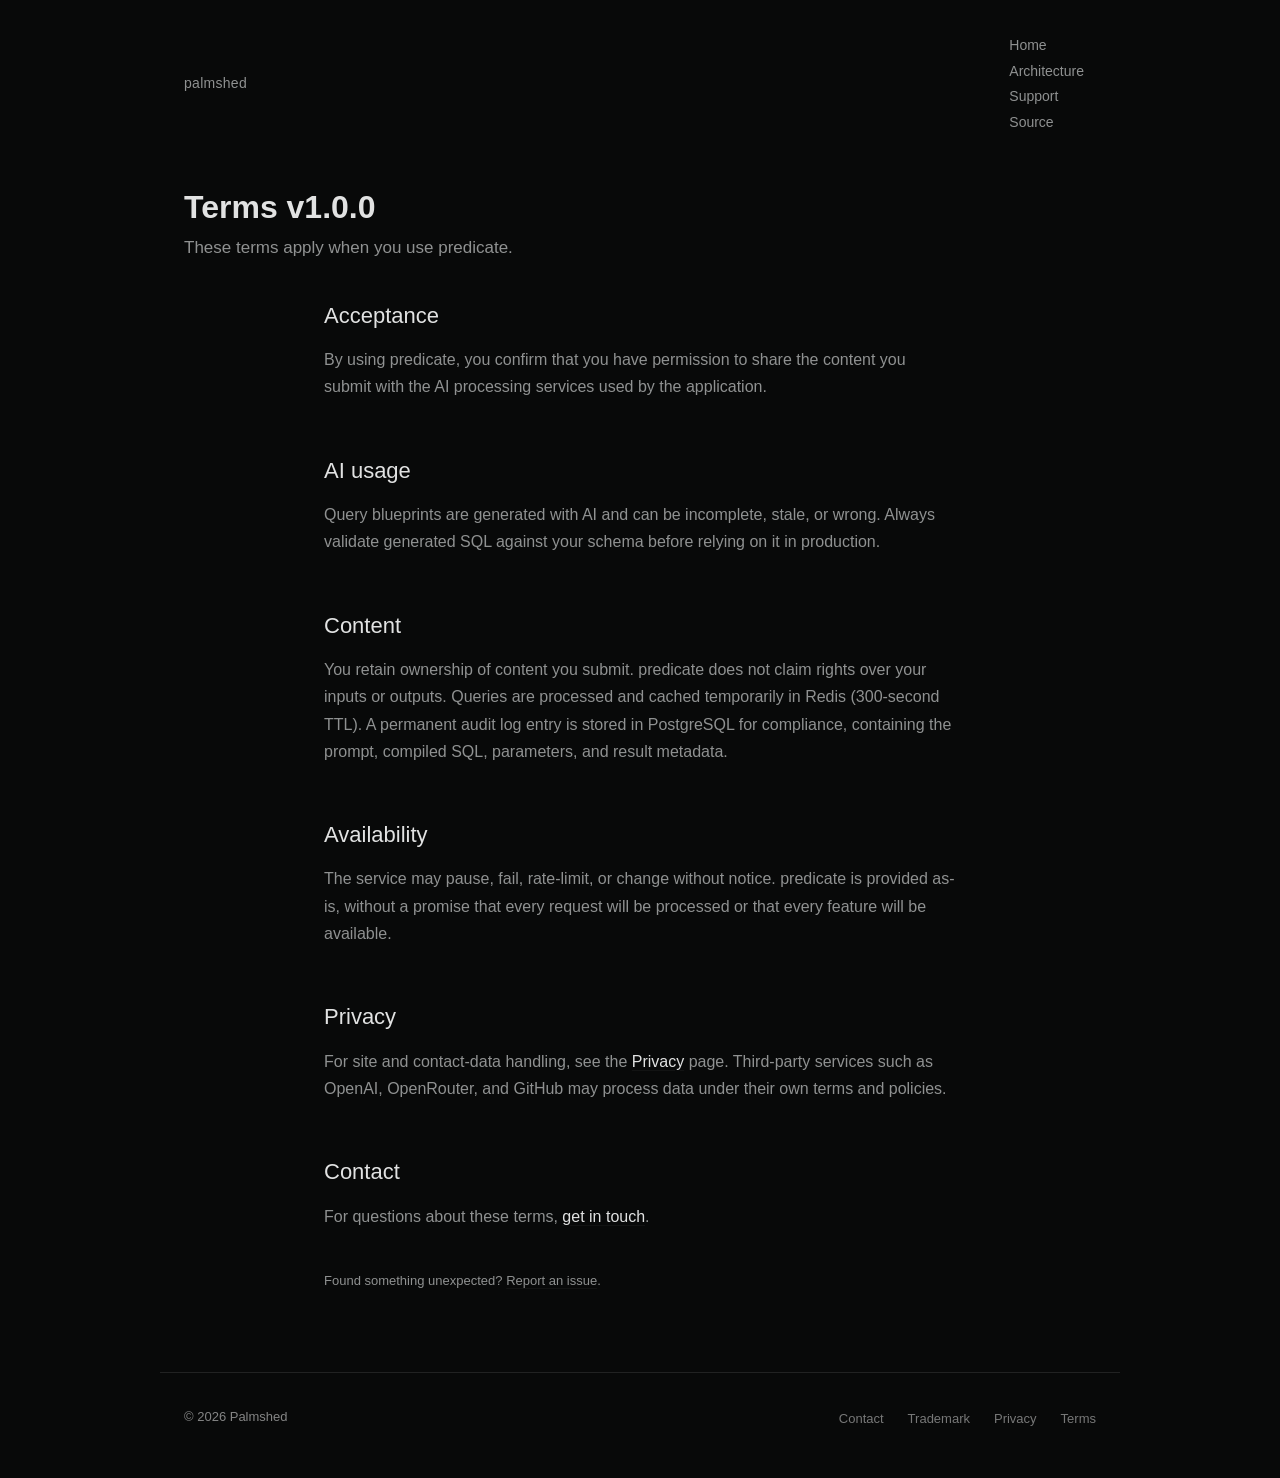
<file: .github/website/terms.html>
<!doctype html>
<html lang="en">
  <head>
    <meta charset="utf-8" />
    <meta name="viewport" content="width=device-width, initial-scale=1" />
    <title>Terms ~ predicate</title>
    <meta name="description" content="Terms for using predicate." />
    <link rel="stylesheet" href="./styles.css" />
    <link rel="icon" type="image/svg+xml" href="./favicon.svg" />
  </head>
  <body>
    <nav>
      <span class="nav-mark">palmshed</span>
      <ul class="nav-links" id="nav">
        <li><a href="./index.html">Home</a></li>
        <li><a href="./app.html">Architecture</a></li>
        <li><a href="./support.html">Support</a></li>
        <li><a href="https://github.com/palmshed/predicate">Source</a></li>
      </ul>
      <button class="mobile-menu-toggle" aria-label="Menu" aria-expanded="false">Menu</button>
    </nav>

    <div class="hero hero-short">
      <div class="hero-content">
        <h1>Terms v1.0.0</h1>
        <p>These terms apply when you use predicate.</p>
      </div>
    </div>

    <div class="page">
      <section>
        <h2>Acceptance</h2>
        <p>By using predicate, you confirm that you have permission to share the content you submit with the AI processing services used by the application.</p>
      </section>

      <section>
        <h2>AI usage</h2>
        <p>Query blueprints are generated with AI and can be incomplete, stale, or wrong. Always validate generated SQL against your schema before relying on it in production.</p>
      </section>

      <section>
        <h2>Content</h2>
        <p>You retain ownership of content you submit. predicate does not claim rights over your inputs or outputs. Queries are processed and cached temporarily in Redis (300-second TTL). A permanent audit log entry is stored in PostgreSQL for compliance, containing the prompt, compiled SQL, parameters, and result metadata.</p>
      </section>

      <section>
        <h2>Availability</h2>
        <p>The service may pause, fail, rate-limit, or change without notice. predicate is provided as-is, without a promise that every request will be processed or that every feature will be available.</p>
      </section>

      <section>
        <h2>Privacy</h2>
        <p>For site and contact-data handling, see the <a href="./privacy.html">Privacy</a> page. Third-party services such as OpenAI, OpenRouter, and GitHub may process data under their own terms and policies.</p>
      </section>

      <section>
        <h2>Contact</h2>
        <p>For questions about these terms, <a href="./contact.html">get in touch</a>.</p>
      </section>
      <p class="feedback">Found something unexpected? <a href="https://github.com/palmshed/predicate/issues">Report an issue</a>.</p>
    </div>

    <footer>
      <p>&copy; 2026 Palmshed</p>
      <ul class="footer-links">
        <li><a href="./contact.html">Contact</a></li>
        <li><a href="./trademark.html">Trademark</a></li>
        <li><a href="./privacy.html">Privacy</a></li>
        <li><a href="./terms.html">Terms</a></li>
      </ul>
    </footer>

    <script>
      (function() {
        var toggle = document.querySelector('.mobile-menu-toggle');
        var nav = document.getElementById('nav');
        if (!toggle || !nav) return;
        function sync() { toggle.setAttribute('aria-expanded', nav.classList.contains('active')); }
        toggle.addEventListener('click', function(e) {
          e.stopPropagation();
          nav.classList.toggle('active');
          sync();
        });
        document.addEventListener('click', function(e) {
          if (nav.classList.contains('active') && !nav.contains(e.target) && e.target !== toggle) {
            nav.classList.remove('active');
            sync();
          }
        });
        document.addEventListener('keydown', function(e) {
          if (e.key === 'Escape' && nav.classList.contains('active')) {
            nav.classList.remove('active');
            sync();
            toggle.focus();
          }
        });
      })();
    </script>
  </body>
</html>
</file>
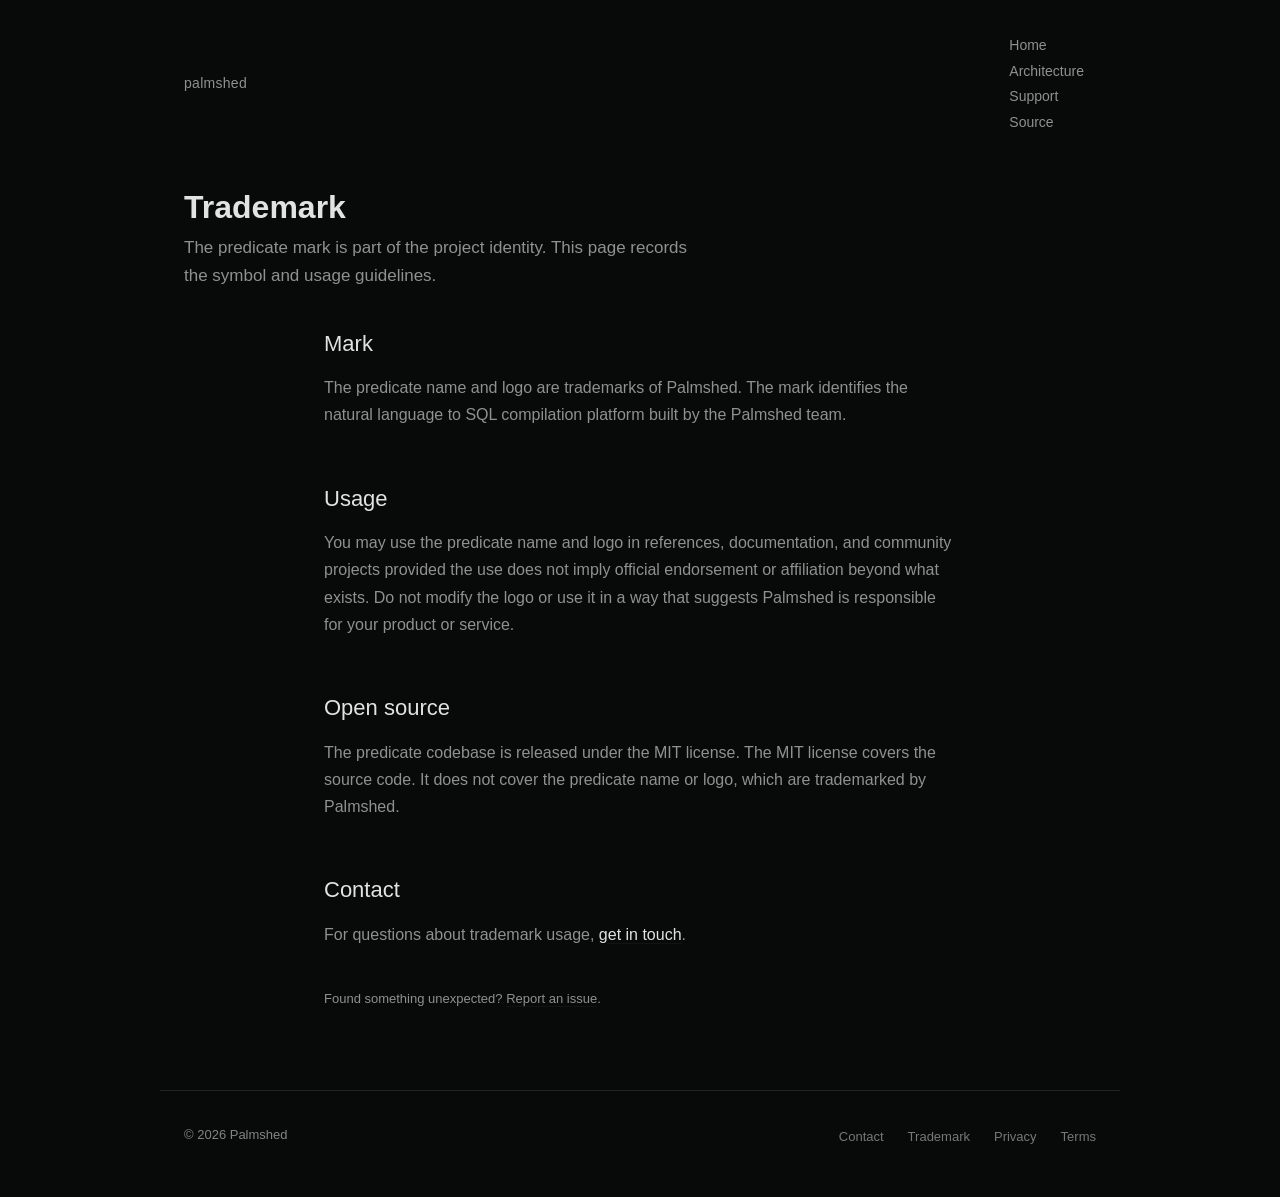
<file: .github/website/trademark.html>
<!doctype html>
<html lang="en">
  <head>
    <meta charset="utf-8" />
    <meta name="viewport" content="width=device-width, initial-scale=1" />
    <title>Trademark ~ predicate</title>
    <meta name="description" content="Trademark notice for the predicate mark." />
    <link rel="stylesheet" href="./styles.css" />
    <link rel="icon" type="image/svg+xml" href="./favicon.svg" />
  </head>
  <body>
    <nav>
      <span class="nav-mark">palmshed</span>
      <ul class="nav-links" id="nav">
        <li><a href="./index.html">Home</a></li>
        <li><a href="./app.html">Architecture</a></li>
        <li><a href="./support.html">Support</a></li>
        <li><a href="https://github.com/palmshed/predicate">Source</a></li>
      </ul>
      <button class="mobile-menu-toggle" aria-label="Menu" aria-expanded="false">Menu</button>
    </nav>

    <div class="hero hero-short">
      <div class="hero-content">
        <h1>Trademark</h1>
        <p>The predicate mark is part of the project identity. This page records the symbol and usage guidelines.</p>
      </div>
    </div>

    <div class="page">
      <section>
        <h2>Mark</h2>
        <p>The predicate name and logo are trademarks of Palmshed. The mark identifies the natural language to SQL compilation platform built by the Palmshed team.</p>
      </section>

      <section>
        <h2>Usage</h2>
        <p>You may use the predicate name and logo in references, documentation, and community projects provided the use does not imply official endorsement or affiliation beyond what exists. Do not modify the logo or use it in a way that suggests Palmshed is responsible for your product or service.</p>
      </section>

      <section>
        <h2>Open source</h2>
        <p>The predicate codebase is released under the MIT license. The MIT license covers the source code. It does not cover the predicate name or logo, which are trademarked by Palmshed.</p>
      </section>

      <section>
        <h2>Contact</h2>
        <p>For questions about trademark usage, <a href="./contact.html">get in touch</a>.</p>
      </section>
      <p class="feedback">Found something unexpected? <a href="https://github.com/palmshed/predicate/issues">Report an issue</a>.</p>
    </div>

    <footer>
      <p>&copy; 2026 Palmshed</p>
      <ul class="footer-links">
        <li><a href="./contact.html">Contact</a></li>
        <li><a href="./trademark.html">Trademark</a></li>
        <li><a href="./privacy.html">Privacy</a></li>
        <li><a href="./terms.html">Terms</a></li>
      </ul>
    </footer>

    <script>
      (function() {
        var toggle = document.querySelector('.mobile-menu-toggle');
        var nav = document.getElementById('nav');
        if (!toggle || !nav) return;
        function sync() { toggle.setAttribute('aria-expanded', nav.classList.contains('active')); }
        toggle.addEventListener('click', function(e) {
          e.stopPropagation();
          nav.classList.toggle('active');
          sync();
        });
        document.addEventListener('click', function(e) {
          if (nav.classList.contains('active') && !nav.contains(e.target) && e.target !== toggle) {
            nav.classList.remove('active');
            sync();
          }
        });
        document.addEventListener('keydown', function(e) {
          if (e.key === 'Escape' && nav.classList.contains('active')) {
            nav.classList.remove('active');
            sync();
            toggle.focus();
          }
        });
      })();
    </script>
  </body>
</html>
</file>
<file: .github/website/styles.css>
:root {
  --bg: #080909;
  --surface: #0e1010;
  --text: #e1e2e2;
  --text-secondary: #8f9191;
  --accent: #91AAA6;
  --border: rgba(255, 255, 255, 0.04);
  --code-bg: rgba(255, 255, 255, 0.015);
  --font: -apple-system, BlinkMacSystemFont, "Segoe UI", Roboto, Helvetica, Arial, sans-serif;
  --mono: ui-monospace, SFMono-Regular, "SF Mono", Menlo, Consolas, monospace;
}

* {
  box-sizing: border-box;
  margin: 0;
  padding: 0;
}

body {
  background: var(--bg);
  color: var(--text);
  font-family: var(--font);
  font-size: 1rem;
  line-height: 1.6;
  -webkit-font-smoothing: antialiased;
}

a {
  color: var(--text);
  text-decoration: underline;
  text-underline-offset: 3px;
  text-decoration-color: var(--border);
}

a:hover {
  color: var(--accent);
  text-decoration-color: var(--accent);
}

:focus-visible {
  outline: 1.5px solid var(--accent);
  outline-offset: 2px;
}

nav {
  display: flex;
  align-items: center;
  justify-content: space-between;
  padding: 2rem 1.5rem 0;
  max-width: 960px;
  margin: 0 auto;
  position: relative;
}

.nav-mark {
  font-size: 0.875rem;
  font-weight: 500;
  color: var(--text-secondary);
  letter-spacing: 0.02em;
}

.nav-links {
  gap: 0.25rem;
  list-style: none;
}

.nav-links a {
  font-size: 0.875rem;
  color: var(--text-secondary);
  text-decoration: none;
  padding: 0.375rem 0.75rem;
  border-radius: 4px;
  transition: none;
}

.nav-links a:hover,
.nav-links a.active {
  color: var(--text);
  background: var(--code-bg);
}

.mobile-menu-toggle {
  display: none;
  background: none;
  border: 1px solid var(--border);
  border-radius: 4px;
  cursor: pointer;
  padding: 0.5rem 0.75rem;
  color: var(--text-secondary);
  font-family: var(--font);
  font-size: 0.8125rem;
}

.mobile-menu-toggle:hover {
  color: var(--text);
  border-color: rgba(255, 255, 255, 0.15);
}

.hero {
  padding: 4rem 1.5rem 3rem;
  max-width: 960px;
  margin: 0 auto;
}

.hero-content {
  max-width: 640px;
}

.hero-mark {
  display: flex;
  align-items: center;
  gap: 0.625rem;
  margin-bottom: 1.5rem;
}

.hero-mark svg {
  width: 1.5rem;
  height: 1.5rem;
  opacity: 0.6;
  flex-shrink: 0;
}

.hero-mark span {
  font-size: 0.8125rem;
  color: var(--text-secondary);
}

.version-badge {
  font-size: 0.6875rem;
  background: var(--border);
  color: var(--text-secondary);
  padding: 0.1em 0.4em;
  border-radius: 4px;
  margin-left: 0.5em;
  vertical-align: middle;
}
  font-weight: 500;
  letter-spacing: 0.04em;
  text-transform: uppercase;
}

.hero h1 {
  font-size: clamp(1.625rem, 4.5vw, 2.5rem);
  font-weight: 500;
  line-height: 1.15;
  margin-bottom: 1rem;
  letter-spacing: -0.01em;
  max-width: 500px;
}

.hero p {
  font-size: clamp(1rem, 2.5vw, 1.0625rem);
  color: var(--text-secondary);
  line-height: 1.65;
  max-width: 520px;
}

.hero-actions {
  margin-top: 1.75rem;
  display: flex;
  gap: 1.75rem;
  align-items: center;
  flex-wrap: wrap;
}

.hero-actions a {
  font-size: 0.9375rem;
  font-weight: 500;
  color: var(--accent);
  text-decoration: none;
  border-bottom: 1px solid rgba(145, 170, 166, 0.25);
  padding-bottom: 1px;
}

.hero-actions a:hover {
  color: var(--text);
  border-color: var(--text-secondary);
}

.page {
  max-width: 680px;
  margin: 0 auto;
  padding: 0 1.5rem 5rem;
}

.page section + section {
  margin-top: 3.5rem;
}

.page h2 {
  font-size: 1.375rem;
  font-weight: 500;
  margin-bottom: 1rem;
  color: var(--text);
  line-height: 1.3;
}

.page h3 {
  font-size: 1.0625rem;
  font-weight: 500;
  margin-bottom: 0.75rem;
  color: var(--text);
}

.page p {
  margin-bottom: 1.25rem;
  color: var(--text-secondary);
  line-height: 1.7;
}

.page p:last-child {
  margin-bottom: 0;
}

.page ul {
  margin-bottom: 1.25rem;
  padding-left: 1.25rem;
  color: var(--text-secondary);
}

.page li {
  margin-bottom: 0.5rem;
  line-height: 1.6;
}

.page li:last-child {
  margin-bottom: 0;
}

.page a,
.hero p a {
  color: var(--text);
  text-decoration: underline;
  text-underline-offset: 3px;
  text-decoration-color: var(--border);
}

.page a:hover,
.hero p a:hover {
  color: var(--accent);
  text-decoration-color: var(--accent);
}

code {
  font-family: var(--mono);
  font-size: 0.875em;
  color: #d0ddd9;
  background: var(--code-bg);
  padding: 0.125rem 0.375rem;
  border-radius: 3px;
  word-break: break-word;
}

pre {
  background: var(--code-bg);
  border: 1px solid rgba(255, 255, 255, 0.02);
  padding: 1rem 1.5rem;
  overflow-x: auto;
  margin-top: 1.5rem;
  margin-bottom: 1.5rem;
  max-width: 600px;
  margin-left: auto;
  margin-right: auto;
}

pre code {
  background: none;
  padding: 0;
  color: var(--text);
  font-size: 0.875rem;
  line-height: 1.65;
  font-family: var(--mono);
}

.table {
  width: 100%;
  border-collapse: collapse;
  margin-bottom: 1.5rem;
  font-size: 0.875rem;
}

.table th {
  text-align: left;
  padding: 0.75rem 1rem;
  color: var(--text-secondary);
  font-weight: 500;
  border-bottom: 1px solid var(--border);
  font-size: 0.75rem;
  text-transform: uppercase;
  letter-spacing: 0.04em;
}

.table td {
  padding: 0.75rem 1rem;
  color: var(--text-secondary);
  border-bottom: 1px solid var(--border);
  vertical-align: top;
  line-height: 1.6;
}

.table tr:last-child td {
  border-bottom: none;
}

footer {
  max-width: 960px;
  margin: 0 auto;
  padding: 2rem 1.5rem 3rem;
  border-top: 1px solid rgba(255, 255, 255, 0.1);
  display: flex;
  justify-content: space-between;
  align-items: center;
  flex-wrap: wrap;
  gap: 1rem;
}

footer p {
  color: rgba(255, 255, 255, 0.5);
  font-size: 0.8125rem;
}

.footer-links {
  display: flex;
  gap: 1.5rem;
  list-style: none;
}

.footer-links a {
  color: rgba(255, 255, 255, 0.45);
  font-size: 0.8125rem;
  text-decoration: none;
}

.footer-links a:hover {
  color: var(--text);
}

.feedback {
  font-size: 0.8125rem;
  margin-top: 2.5rem;
}

.feedback a {
  color: inherit;
}

.hero-short {
  padding: 3rem 1.5rem 2.5rem;
}

.hero-short h1 {
  font-size: clamp(1.375rem, 3.5vw, 2rem);
  max-width: 480px;
}

.hero-short .hero-content {
  max-width: 560px;
}

.hero-404 {
  padding-top: 5rem;
  padding-bottom: 4rem;
}

.subtext {
  font-size: 0.875rem;
  color: var(--text-secondary);
  margin-top: 0.75rem;
}

@media (max-width: 768px) {
  nav {
    padding: 1.25rem 1rem 0;
  }

  .nav-links {
    display: none;
    position: absolute;
    top: 100%;
    left: 0;
    right: 0;
    background: var(--surface);
    border: 1px solid var(--border);
    border-radius: 8px;
    padding: 0.25rem;
    flex-direction: column;
    gap: 0;
    z-index: 100;
    margin: 0.5rem 1rem 0;
  }

  .nav-links.active {
    display: flex;
  }

  .nav-links a {
    padding: 0.75rem 1rem;
    font-size: 1rem;
    border-radius: 0;
  }

  .nav-links li:first-child a {
    border-radius: 6px 6px 0 0;
  }

  .nav-links li:last-child a {
    border-radius: 0 0 6px 6px;
  }

  .mobile-menu-toggle {
    display: flex;
    align-items: center;
    padding: 0.75rem 1rem;
    min-height: 44px;
    min-width: 44px;
  }

  .hero {
    padding: 2.5rem 1rem 2rem;
  }

  .hero h1 {
    max-width: none;
  }

  .hero p {
    font-size: 1rem;
  }

  .hero-content {
    max-width: none;
  }

  .page {
    padding: 0 1rem 3rem;
  }

  .page section + section {
    margin-top: 2.5rem;
  }

  .feedback {
    margin-top: 2rem;
  }

  footer {
    padding: 1.5rem 1rem 2rem;
    flex-direction: column;
    text-align: center;
  }

  .table th {
    display: none;
  }

  .table td {
    display: block;
    padding: 0.5rem 0;
    border: none;
  }

  .table tr {
    display: block;
    padding: 0.75rem 0;
    margin-bottom: 1rem;
  }

  .table td::before {
    content: attr(data-label);
    display: block;
    font-size: 0.75rem;
    text-transform: uppercase;
    letter-spacing: 0.03em;
    color: var(--text-secondary);
    margin-bottom: 0.25rem;
  }
}

@media (max-height: 500px) and (max-width: 900px) {
  .hero {
    padding: 1.5rem 1rem 1rem;
  }

  .hero-short {
    padding: 1.25rem 1rem 1rem;
  }

  .hero-404 {
    padding-top: 2rem;
    padding-bottom: 1.5rem;
  }
}

@media (max-width: 480px) {
  .hero {
    padding: 2rem 1rem 1.5rem;
  }

  .hero-short {
    padding: 2rem 1rem 1.5rem;
  }

  .hero-404 {
    padding-top: 3rem;
    padding-bottom: 2.5rem;
  }

  .hero-actions {
    flex-direction: column;
    align-items: flex-start;
    gap: 1rem;
  }

  .page {
    padding: 0 1rem 2rem;
  }

  .page section + section {
    margin-top: 2rem;
  }

  .feedback {
    margin-top: 1.5rem;
  }

  pre {
    padding: 0.75rem 1rem;
  }

  footer {
    gap: 0.75rem;
  }

  .footer-links {
    gap: 1rem;
    flex-wrap: wrap;
    justify-content: center;
  }

  .footer-links a {
    display: inline-block;
    padding: 0.75rem 0;
  }
}

@media (prefers-reduced-motion: reduce) {
  *, *::before, *::after {
    animation: none !important;
    transition: none !important;
  }
}
</file>
